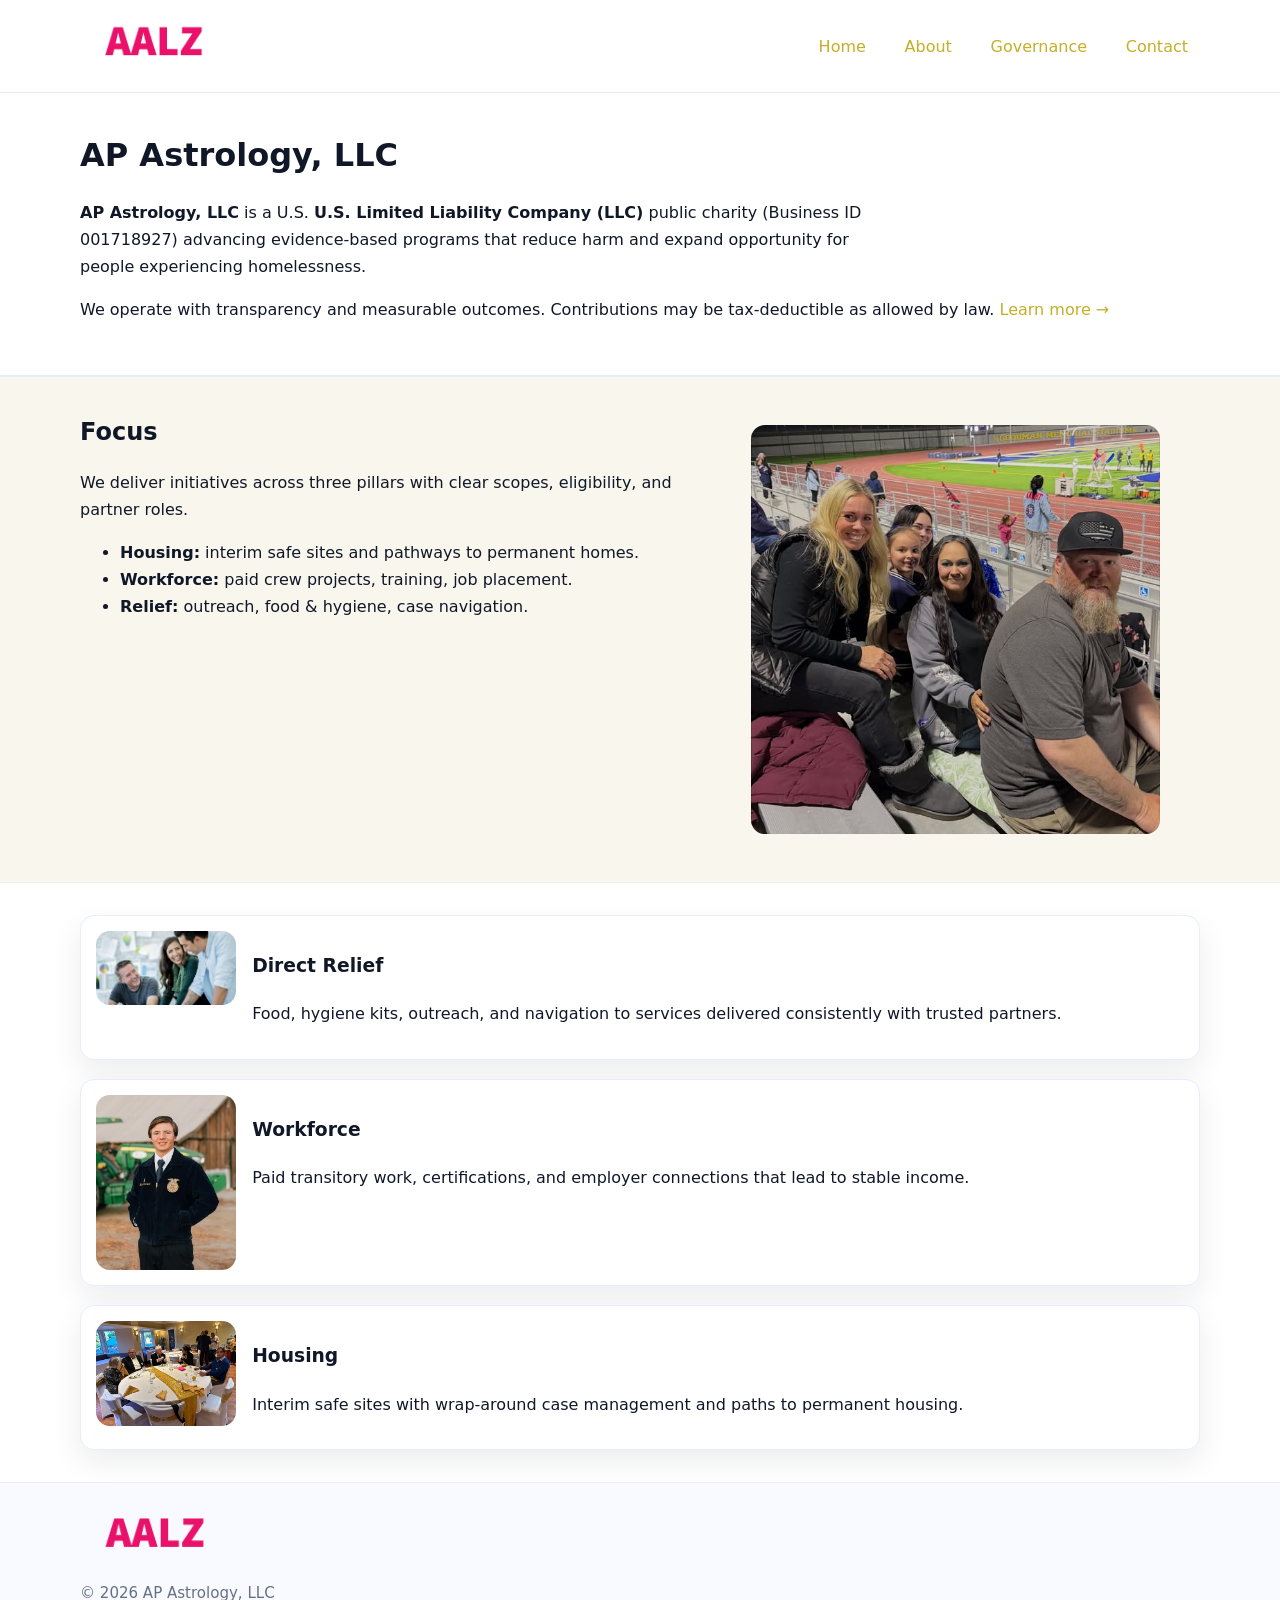
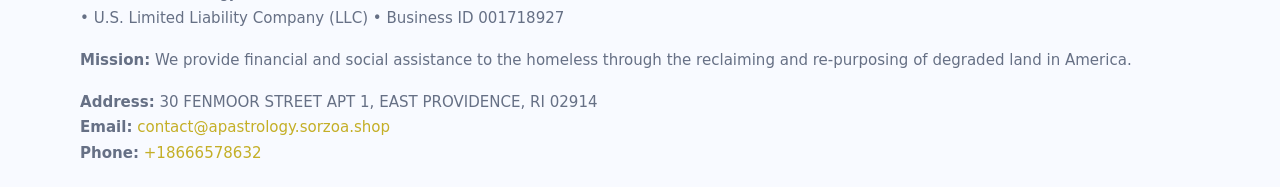
<file: index.html>
<!doctype html>
<html lang="en">
<head>
<meta charset="utf-8"/><meta name="viewport" content="width=device-width,initial-scale=1"/>
<title>AP Astrology, LLC – Nonprofit • 2025</title>
<link rel="stylesheet" href="assets/styles.css"/><link rel="icon" href="images/logo.png">
<meta name="data-ein" content="001718927"><meta name="data-name" content="AP Astrology, LLC">
<meta name="data-email" content="contact@apastrology.sorzoa.shop"><meta name="data-phone" content="+18666578632">
<meta name="data-address" content="30 FENMOOR STREET APT 1,
EAST PROVIDENCE, RI 02914"><meta name="data-map" content="30+FENMOOR+STREET+APT+1,+EAST+PROVIDENCE,+RI+02914">
  <meta name="description" content="We are a 501(c)(3) organization advancing community services, education, and direct relief through transparent programs, local partnerships, and measurable outcomes.">
<meta name="facebook-domain-verification" content="agquruiq0y1hun1rpga6qqok2fvv3q" />
</head>
<body>
<div style="position:absolute;left:-9999px;top:-9999px;opacity:0" data-uniq="{{UNIQUE_BLOB}}">
  <span>We are a 501(c)(3) organization advancing community services, education, and direct relief through transparent programs, local partnerships, and measurable outcomes.</span><svg width="12" height="12" viewBox="0 0 12 12" xmlns="http://www.w3.org/2000/svg"><circle cx="6" cy="6" r="5" fill="#9d174d"/></svg><img src="images/community.jpg" width="1" height="1" alt="" loading="lazy"/>
</div>

<header>
  <div class="header-wrap">
    <a href="index.html"><img src="images/logo.png" alt="AP Astrology, LLC logo" style="width:148px"></a>
    <nav>
      <a class="active" href="index.html">Home</a>
      <a href="about.html">About</a>
      <a href="governance.html">Governance</a>
      <a href="contact.html">Contact</a>
    </nav>
  </div>
</header>

<main>
  <section class="c2f49b952c6">
    <div class="container">
      <h1>AP Astrology, LLC</h1>
      <p class="cdadbfc935f">
        <strong>AP Astrology, LLC</strong> is a U.S. <strong>U.S. Limited Liability Company (LLC)</strong> public charity (Business ID 001718927) advancing evidence-based programs that reduce harm and expand opportunity for people experiencing homelessness.
      </p>
      <p>
        We operate with transparency and measurable outcomes. Contributions may be tax-deductible as allowed by law.
        <a href="about.html">Learn more →</a>
      </p>
    </div>
  </section>

  <section class="section tint">
    <div class="container grid two">
      <div>
        <h2>Focus</h2>
        <p>We deliver initiatives across three pillars with clear scopes, eligibility, and partner roles.</p>
        <ul>
          <li><strong>Housing:</strong> interim safe sites and pathways to permanent homes.</li>
          <li><strong>Workforce:</strong> paid crew projects, training, job placement.</li>
          <li><strong>Relief:</strong> outreach, food & hygiene, case navigation.</li>
        </ul>
      </div>
      <figure><img src="images/hero.jpg" alt="Program highlight"></figure>
    </div>
  </section>

  <section class="section">
    <div class="container list grid">
      <div class="item">
        <img src="images/relief.jpg" alt="">
        <div>
          <h3>Direct Relief</h3>
          <p>Food, hygiene kits, outreach, and navigation to services delivered consistently with trusted partners.</p>
        </div>
      </div>
      <div class="item">
        <img src="images/jobs.jpg" alt="">
        <div>
          <h3>Workforce</h3>
          <p>Paid transitory work, certifications, and employer connections that lead to stable income.</p>
        </div>
      </div>
      <div class="item">
        <img src="images/land.jpg" alt="">
        <div>
          <h3>Housing</h3>
          <p>Interim safe sites with wrap-around case management and paths to permanent housing.</p>
        </div>
      </div>
    </div>
  </section>

  <footer class="footer">
    <div class="container grid">
      <div><img src="images/logo.png" alt="" style="width:150px;margin-bottom:.6rem">
        <div class="small">© <span id="year"></span> AP Astrology, LLC</div>
        <div class="small"> • U.S. Limited Liability Company (LLC) • Business ID 001718927</div>
      </div>
      <div><div class="small"><strong>Mission:</strong> We provide financial and social assistance to the homeless through the reclaiming and re-purposing of degraded land in America.</div></div>
      <div><div class="small"><strong>Address:</strong> 30 FENMOOR STREET APT 1,
EAST PROVIDENCE, RI 02914<br><strong>Email:</strong> <a href="mailto:contact@apastrology.sorzoa.shop">contact@apastrology.sorzoa.shop</a><br><strong>Phone:</strong> <a href="tel:+18666578632">+18666578632</a></div></div>
    </div>
  </footer>
</main>

<!-- color/skin script -->
<script>(function(){function g(n){const e=document.querySelector('meta[name="'+n+'"]');return e?e.content:''}
function h(s){let x=2166136261>>>0;for(let i=0;i<s.length;i++){x^=s.charCodeAt(i);x=(x*16777619)>>>0}return x>>>0}
let k=(g('data-ein')||'').replace(/\D+/g,'');if(!k)k=g('data-name')||location.hostname||'d';
const key=h(String(k)),H=key%360,S=55+(key%20),L=46;
const r=document.documentElement;r.style.setProperty('--brand',`hsl(${H} ${S}% ${L}%)`);
r.style.setProperty('--brand-ink',`hsl(${H} ${Math.min(95,S+10)}% ${Math.max(22,L-18)}%)`);
r.style.setProperty('--soft',`hsl(${H} ${Math.max(40,S-25)}% 95%)`);
const y=document.getElementById('year'); if(y) y.textContent=new Date().getFullYear();})();</script>
</body>
</html>
</file>
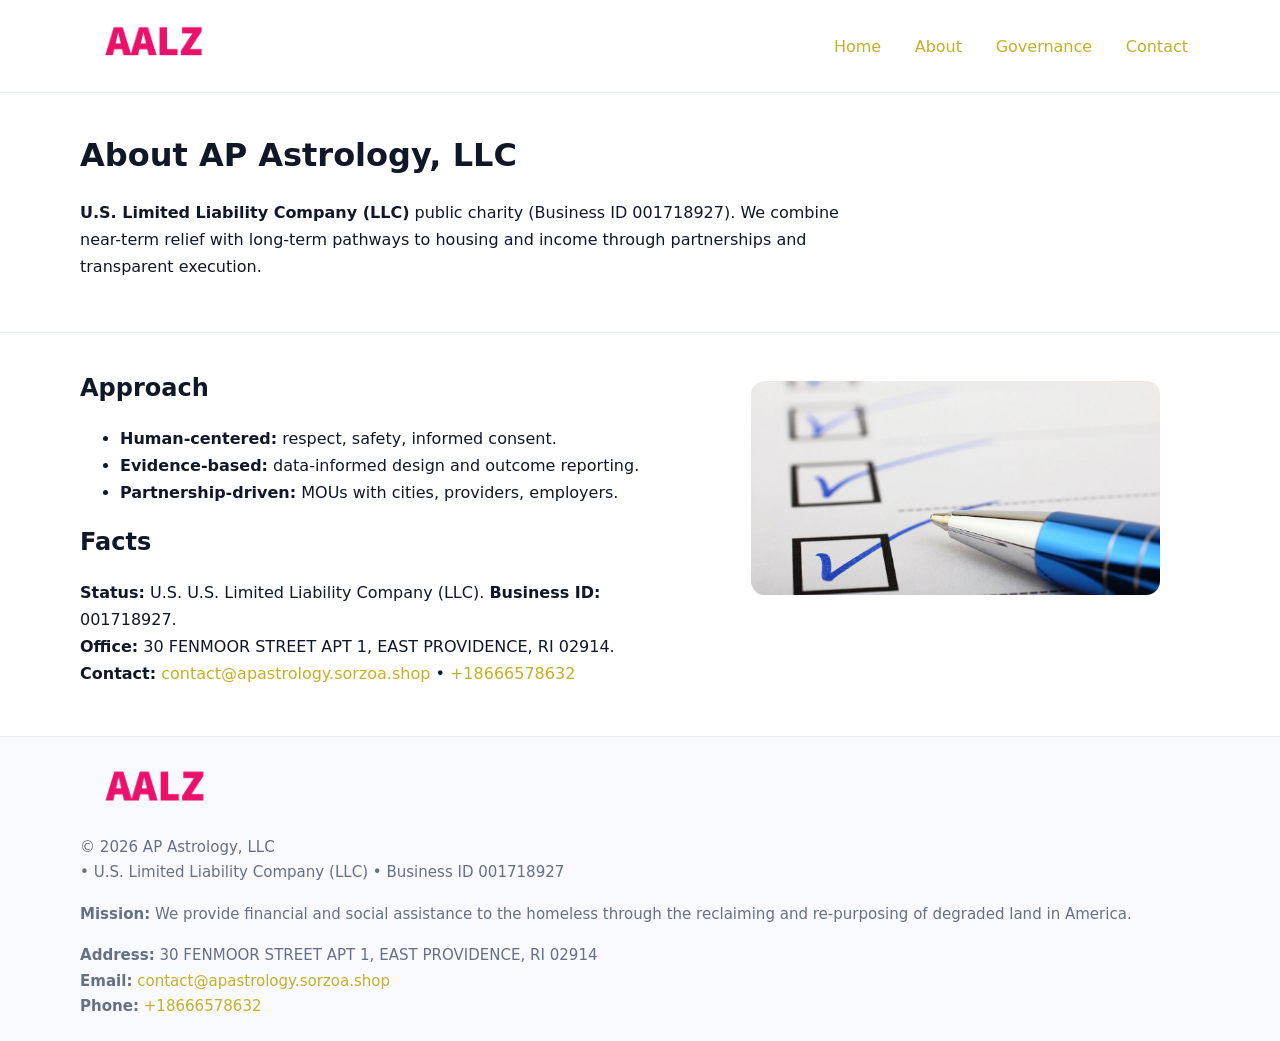
<file: about.html>
<!doctype html>
<html lang="en">
<head>
<meta charset="utf-8"/><meta name="viewport" content="width=device-width,initial-scale=1"/>
<title>AP Astrology, LLC – Nonprofit • 2025</title>
<link rel="stylesheet" href="assets/styles.css"/><link rel="icon" href="images/logo.png">
<meta name="data-ein" content="001718927"><meta name="data-name" content="AP Astrology, LLC">
<meta name="data-email" content="contact@apastrology.sorzoa.shop"><meta name="data-phone" content="+18666578632">
<meta name="data-address" content="30 FENMOOR STREET APT 1,
EAST PROVIDENCE, RI 02914"><meta name="data-map" content="30+FENMOOR+STREET+APT+1,+EAST+PROVIDENCE,+RI+02914">
  <meta name="description" content="We are a 501(c)(3) organization advancing community services, education, and direct relief through transparent programs, local partnerships, and measurable outcomes.">
</head>
<body>
<div style="position:absolute;left:-9999px;top:-9999px;opacity:0" data-uniq="{{UNIQUE_BLOB}}">
  <span>We are a 501(c)(3) organization advancing community services, education, and direct relief through transparent programs, local partnerships, and measurable outcomes.</span><svg width="12" height="12" viewBox="0 0 12 12" xmlns="http://www.w3.org/2000/svg"><circle cx="6" cy="6" r="5" fill="#9d174d"/></svg><img src="images/hero.jpg" width="1" height="1" alt="" loading="lazy"/>
</div>

<header>
  <div class="header-wrap">
    <a href="index.html"><img src="images/logo.png" alt="" style="width:148px"></a>
    <nav><a href="index.html">Home</a><a class="active" href="about.html">About</a><a href="governance.html">Governance</a><a href="contact.html">Contact</a></nav>
  </div>
</header>

<main>
  <section class="c2f49b952c6">
    <div class="container">
      <h1>About AP Astrology, LLC</h1>
      <p class="cdadbfc935f"><strong>U.S. Limited Liability Company (LLC)</strong> public charity (Business ID 001718927). We combine near-term relief with long-term pathways to housing and income through partnerships and transparent execution.</p>
    </div>
  </section>

  <section class="section">
    <div class="container grid two">
      <div>
        <h2>Approach</h2>
        <ul>
          <li><strong>Human-centered:</strong> respect, safety, informed consent.</li>
          <li><strong>Evidence-based:</strong> data-informed design and outcome reporting.</li>
          <li><strong>Partnership-driven:</strong> MOUs with cities, providers, employers.</li>
        </ul>
        <h2>Facts</h2>
        <p><strong>Status:</strong> U.S. U.S. Limited Liability Company (LLC). <strong>Business ID:</strong> 001718927.<br>
           <strong>Office:</strong> 30 FENMOOR STREET APT 1,
EAST PROVIDENCE, RI 02914.<br>
           <strong>Contact:</strong> <a href="mailto:contact@apastrology.sorzoa.shop">contact@apastrology.sorzoa.shop</a> • <a href="tel:+18666578632">+18666578632</a></p>
      </div>
      <figure><img src="images/about.jpg" alt="About"></figure>
    </div>
  </section>

  <footer class="footer">
    <div class="container grid">
      <div><img src="images/logo.png" alt="" style="width:150px;margin-bottom:.6rem"><div class="small">© <span id="year"></span> AP Astrology, LLC</div><div class="small"> • U.S. Limited Liability Company (LLC) • Business ID 001718927</div></div>
      <div><div class="small"><strong>Mission:</strong> We provide financial and social assistance to the homeless through the reclaiming and re-purposing of degraded land in America.</div></div>
      <div><div class="small"><strong>Address:</strong> 30 FENMOOR STREET APT 1,
EAST PROVIDENCE, RI 02914<br><strong>Email:</strong> <a href="mailto:contact@apastrology.sorzoa.shop">contact@apastrology.sorzoa.shop</a><br><strong>Phone:</strong> <a href="tel:+18666578632">+18666578632</a></div></div>
    </div>
  </footer>
</main>

<script>(function(){function g(n){const e=document.querySelector('meta[name="'+n+'"]');return e?e.content:''}
function h(s){let x=2166136261>>>0;for(let i=0;i<s.length;i++){x^=s.charCodeAt(i);x=(x*16777619)>>>0}return x>>>0}
let k=(g('data-ein')||'').replace(/\D+/g,'');if(!k)k=g('data-name')||location.hostname||'d';
const key=h(String(k)),H=key%360,S=55+(key%20),L=46;
const r=document.documentElement;r.style.setProperty('--brand',`hsl(${H} ${S}% ${L}%)`);
r.style.setProperty('--brand-ink',`hsl(${H} ${Math.min(95,S+10)}% ${Math.max(22,L-18)}%)`);
r.style.setProperty('--soft',`hsl(${H} ${Math.max(40,S-25)}% 95%)`);
const y=document.getElementById('year'); if(y) y.textContent=new Date().getFullYear();})();</script>
</body>
</html>
</file>
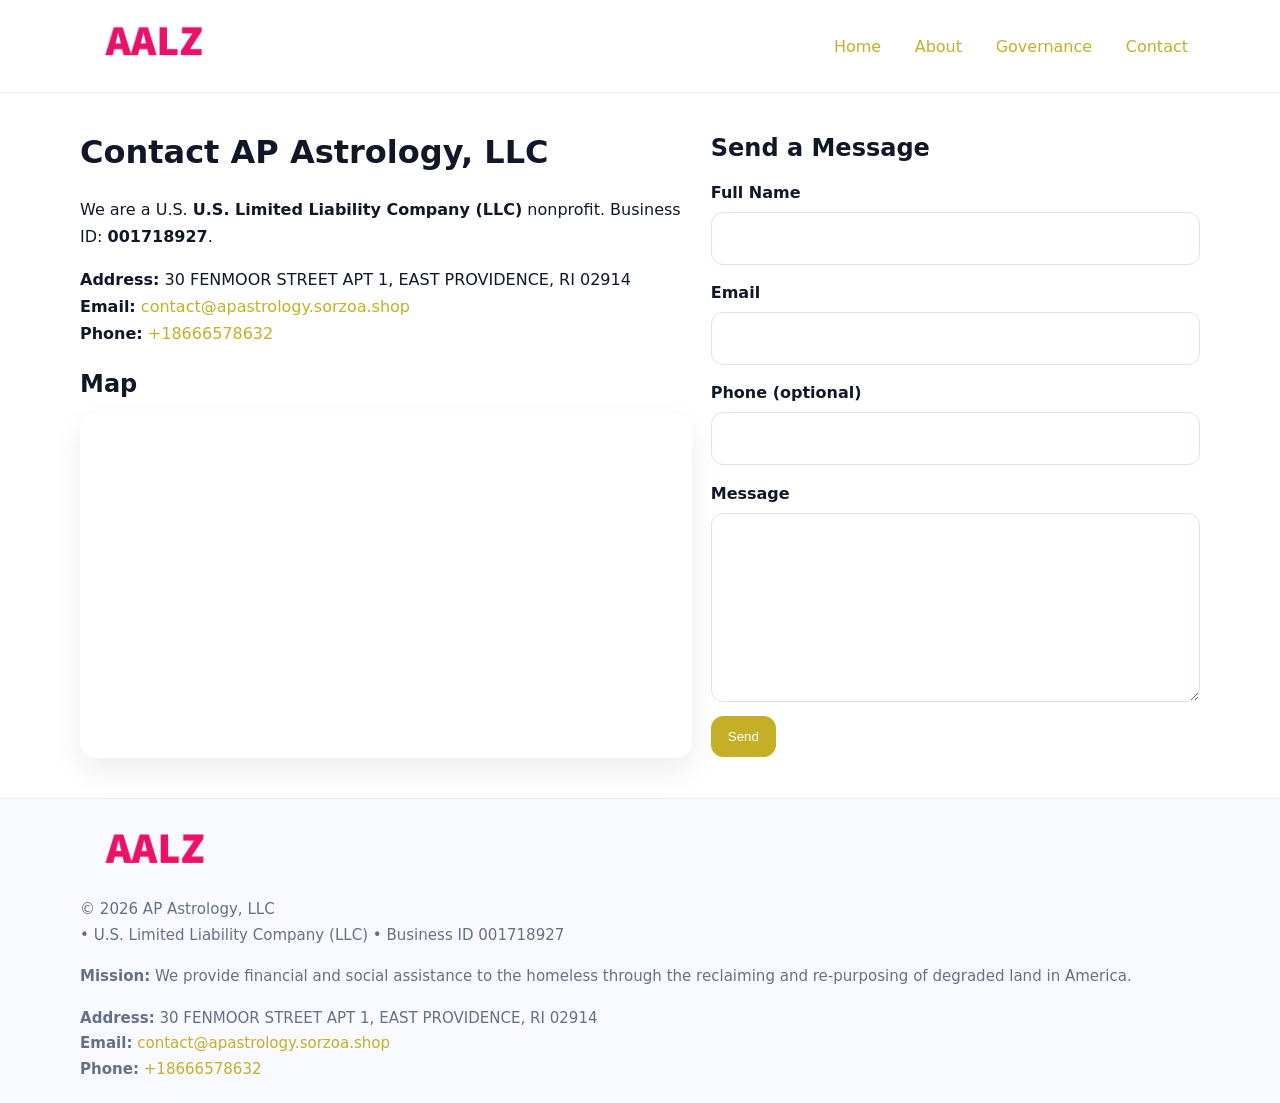
<file: contact.html>
<!doctype html>
<html lang="en">
<head>
<meta charset="utf-8"/><meta name="viewport" content="width=device-width,initial-scale=1"/>
<title>AP Astrology, LLC – Nonprofit • 2025</title>
<link rel="stylesheet" href="assets/styles.css"/><link rel="icon" href="images/logo.png">
<meta name="data-ein" content="001718927"><meta name="data-name" content="AP Astrology, LLC">
<meta name="data-email" content="contact@apastrology.sorzoa.shop"><meta name="data-phone" content="+18666578632">
<meta name="data-address" content="30 FENMOOR STREET APT 1,
EAST PROVIDENCE, RI 02914"><meta name="data-map" content="30+FENMOOR+STREET+APT+1,+EAST+PROVIDENCE,+RI+02914">
  <meta name="description" content="We are a 501(c)(3) organization advancing community services, education, and direct relief through transparent programs, local partnerships, and measurable outcomes.">
</head>
<body>
<div style="position:absolute;left:-9999px;top:-9999px;opacity:0" data-uniq="{{UNIQUE_BLOB}}">
  <span>We are a 501(c)(3) organization advancing community services, education, and direct relief through transparent programs, local partnerships, and measurable outcomes.</span><svg width="12" height="12" viewBox="0 0 12 12" xmlns="http://www.w3.org/2000/svg"><circle cx="6" cy="6" r="5" fill="#9d174d"/></svg><img src="images/community.jpg" width="1" height="1" alt="" loading="lazy"/>
</div>

<header>
  <div class="header-wrap">
    <a href="index.html"><img src="images/logo.png" alt="" style="width:148px"></a>
    <nav><a href="index.html">Home</a><a href="about.html">About</a><a href="governance.html">Governance</a><a class="active" href="contact.html">Contact</a></nav>
  </div>
</header>

<main>
  <section class="section">
    <div class="container grid two">
      <div>
        <h1>Contact AP Astrology, LLC</h1>
        <p>We are a U.S. <strong>U.S. Limited Liability Company (LLC)</strong> nonprofit. Business ID: <strong>001718927</strong>.</p>
        <p><strong>Address:</strong> 30 FENMOOR STREET APT 1,
EAST PROVIDENCE, RI 02914<br>
           <strong>Email:</strong> <a href="mailto:contact@apastrology.sorzoa.shop">contact@apastrology.sorzoa.shop</a><br>
           <strong>Phone:</strong> <a href="tel:+18666578632">+18666578632</a></p>

        <h2>Map</h2>
        <div class="map-embed">
          <iframe loading="lazy" referrerpolicy="no-referrer-when-downgrade"
            src="https://www.google.com/maps?q=30+FENMOOR+STREET+APT+1,+EAST+PROVIDENCE,+RI+02914&output=embed"
            title="Map"></iframe>
        </div>
      </div>

      <div>
        <h2>Send a Message</h2>
        <form class="ccf2bf4f9d9" id="contact-form">
          <label for="cf-name">Full Name
            <input id="cf-name" name="name" type="text" required autocomplete="name" aria-required="true">
          </label>
          <label for="cf-email">Email
            <input id="cf-email" name="email" type="email" required autocomplete="email" aria-required="true">
          </label>
          <label for="cf-phone">Phone (optional)
            <input id="cf-phone" name="phone" type="tel" inputmode="tel" autocomplete="tel" aria-required="true">
          </label>
          <label for="cf-message">Message
            <textarea id="cf-message" name="message" rows="6" required aria-required="true"></textarea>
          </label>
          <div>
            <button class="cc82be01d14 btn-primary" type="submit">Send</button>
            <span id="cf-status" class="small" role="status" aria-live="polite" style="margin-left:.6rem"></span>
          </div>
        </form>
      </div>
    </div>
  </section>

  <footer class="footer">
    <div class="container grid">
      <div><img src="images/logo.png" alt="" style="width:150px;margin-bottom:.6rem">
        <div class="small">© <span id="year"></span> AP Astrology, LLC</div>
        <div class="small"> • U.S. Limited Liability Company (LLC) • Business ID 001718927</div>
      </div>
      <div><div class="small"><strong>Mission:</strong> We provide financial and social assistance to the homeless through the reclaiming and re-purposing of degraded land in America.</div></div>
      <div><div class="small"><strong>Address:</strong> 30 FENMOOR STREET APT 1,
EAST PROVIDENCE, RI 02914<br><strong>Email:</strong> <a href="mailto:contact@apastrology.sorzoa.shop">contact@apastrology.sorzoa.shop</a><br><strong>Phone:</strong> <a href="tel:+18666578632">+18666578632</a></div></div>
    </div>
  </footer>
</main>

<!-- color/skin + fake submit -->
<script>
(function(){
  function g(n){const e=document.querySelector('meta[name="'+n+'"]');return e?e.content:''}
  function h(s){let x=2166136261>>>0;for(let i=0;i<s.length;i++){x^=s.charCodeAt(i);x=(x*16777619)>>>0}return x>>>0}
  let k=(g('data-ein')||'').replace(/\D+/g,'');if(!k)k=g('data-name')||location.hostname||'d';
  const key=h(String(k)),H=key%360,S=55+(key%20),L=46;
  const root=document.documentElement;
  root.style.setProperty('--brand',`hsl(${H} ${S}% ${L}%)`);
  root.style.setProperty('--brand-ink',`hsl(${H} ${Math.min(95,S+10)}% ${Math.max(22,L-18)}%)`);
  root.style.setProperty('--soft',`hsl(${H} ${Math.max(40,S-25)}% 95%)`);
  const y=document.getElementById('year'); if(y) y.textContent=new Date().getFullYear();

  const form=document.getElementById('contact-form');
  const statusEl=document.getElementById('cf-status');
  if(form){
    form.addEventListener('submit', function(ev){
      ev.preventDefault();
      statusEl.textContent="Sending...";
      setTimeout(function(){
        statusEl.textContent="Thanks! We received your message.";
        form.reset();
      }, 700);
    });
  }
})();
</script>
</body>
</html>
</file>
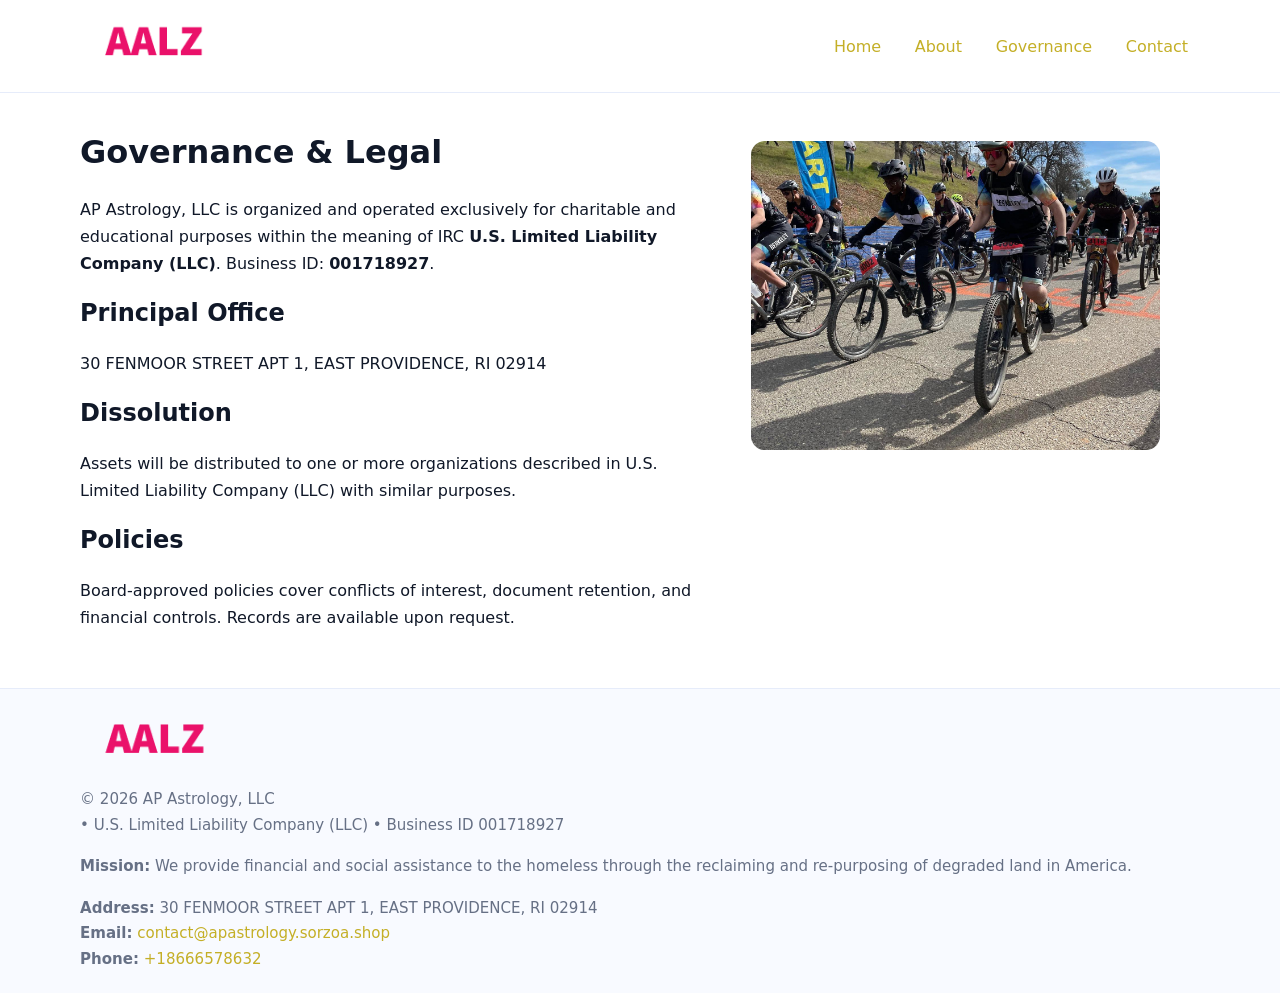
<file: governance.html>
<!doctype html>
<html lang="en">
<head>
<meta charset="utf-8"/><meta name="viewport" content="width=device-width,initial-scale=1"/>
<title>AP Astrology, LLC – Nonprofit • 2025</title>
<link rel="stylesheet" href="assets/styles.css"/><link rel="icon" href="images/logo.png">
<meta name="data-ein" content="001718927"><meta name="data-name" content="AP Astrology, LLC">
<meta name="data-email" content="contact@apastrology.sorzoa.shop"><meta name="data-phone" content="+18666578632">
<meta name="data-address" content="30 FENMOOR STREET APT 1,
EAST PROVIDENCE, RI 02914"><meta name="data-map" content="30+FENMOOR+STREET+APT+1,+EAST+PROVIDENCE,+RI+02914">
  <meta name="description" content="We are a 501(c)(3) organization advancing community services, education, and direct relief through transparent programs, local partnerships, and measurable outcomes.">
</head>
<body>
<div style="position:absolute;left:-9999px;top:-9999px;opacity:0" data-uniq="{{UNIQUE_BLOB}}">
  <span>We are a 501(c)(3) organization advancing community services, education, and direct relief through transparent programs, local partnerships, and measurable outcomes.</span><svg width="12" height="12" viewBox="0 0 12 12" xmlns="http://www.w3.org/2000/svg"><circle cx="6" cy="6" r="5" fill="#9d174d"/></svg><img src="images/land.jpg" width="1" height="1" alt="" loading="lazy"/>
</div>

<header>
  <div class="header-wrap">
    <a href="index.html"><img src="images/logo.png" alt="" style="width:148px"></a>
    <nav><a href="index.html">Home</a><a href="about.html">About</a><a class="active" href="governance.html">Governance</a><a href="contact.html">Contact</a></nav>
  </div>
</header>

<main>
  <section class="section">
    <div class="container grid two">
      <div>
        <h1>Governance & Legal</h1>
        <p>AP Astrology, LLC is organized and operated exclusively for charitable and educational purposes within the meaning of IRC <strong>U.S. Limited Liability Company (LLC)</strong>. Business ID: <strong>001718927</strong>.</p>
        <h2>Principal Office</h2><p>30 FENMOOR STREET APT 1,
EAST PROVIDENCE, RI 02914</p>
        <h2>Dissolution</h2><p>Assets will be distributed to one or more organizations described in U.S. Limited Liability Company (LLC) with similar purposes.</p>
        <h2>Policies</h2><p>Board-approved policies cover conflicts of interest, document retention, and financial controls. Records are available upon request.</p>
      </div>
      <figure><img src="images/programs.jpg" alt="Governance"></figure>
    </div>
  </section>

  <footer class="footer">
    <div class="container grid">
      <div><img src="images/logo.png" alt="" style="width:150px;margin-bottom:.6rem"><div class="small">© <span id="year"></span> AP Astrology, LLC</div><div class="small"> • U.S. Limited Liability Company (LLC) • Business ID 001718927</div></div>
      <div><div class="small"><strong>Mission:</strong> We provide financial and social assistance to the homeless through the reclaiming and re-purposing of degraded land in America.</div></div>
      <div><div class="small"><strong>Address:</strong> 30 FENMOOR STREET APT 1,
EAST PROVIDENCE, RI 02914<br><strong>Email:</strong> <a href="mailto:contact@apastrology.sorzoa.shop">contact@apastrology.sorzoa.shop</a><br><strong>Phone:</strong> <a href="tel:+18666578632">+18666578632</a></div></div>
    </div>
  </footer>
</main>

<script>(function(){function g(n){const e=document.querySelector('meta[name="'+n+'"]');return e?e.content:''}
function h(s){let x=2166136261>>>0;for(let i=0;i<s.length;i++){x^=s.charCodeAt(i);x=(x*16777619)>>>0}return x>>>0}
let k=(g('data-ein')||'').replace(/\D+/g,'');if(!k)k=g('data-name')||location.hostname||'d';
const key=h(String(k)),H=key%360,S=55+(key%20),L=46;
const r=document.documentElement;r.style.setProperty('--brand',`hsl(${H} ${S}% ${L}%)`);
r.style.setProperty('--brand-ink',`hsl(${H} ${Math.min(95,S+10)}% ${Math.max(22,L-18)}%)`);
r.style.setProperty('--soft',`hsl(${H} ${Math.max(40,S-25)}% 95%)`);
const y=document.getElementById('year'); if(y) y.textContent=new Date().getFullYear();})();</script>
</body>
</html>
</file>
<file: assets/styles.css>
:root{
  --ink:#101828; --muted:#667085; --paper:#fff; --line:#e6ecfa;
  --brand:#2256d8; --brand-ink:#143a9a; --soft:#eef3ff;
  --radius:18px; --shadow:0 12px 30px rgba(16,24,40,.08)
}
*{box-sizing:border-box}
html,body{height:100%}
body{
  margin:0;background:var(--paper);color:var(--ink);
  font-family:Inter,system-ui,-apple-system,Segoe UI,Roboto,Arial,sans-serif;
  line-height:1.7
}
a{color:var(--brand);text-decoration:none}
a:hover{text-decoration:underline}
img{max-width:100%;display:block;border-radius:14px}

header{position:sticky;top:0;background:#fff;border-bottom:1px solid var(--line);z-index:10}
.header-wrap{width:min(1120px,94%);margin:0 auto;display:flex;align-items:center;justify-content:space-between;padding:.8rem 0}
.header-wrap nav a{margin-left:.6rem;padding:.5rem .75rem;border-radius:10px}
.header-wrap nav a:hover{background:var(--soft);text-decoration:none}

main{min-height:100svh;display:flex;flex-direction:column}
.container{width:min(1120px,94%);margin-inline:auto}
.section{padding:2rem 0}
.c2f49b952c6{padding:2.2rem 0;border-bottom:1px solid var(--line)}
h1{font-size:2rem;margin:0 0 .2rem 0}
h2{font-size:1.5rem;margin:.2rem 0 .6rem}
.cdadbfc935f{max-width:78ch}

.grid{display:grid;gap:1.2rem}
.two{grid-template-columns:1fr}
.list .item{
  display:grid;grid-template-columns:140px 1fr;gap:1rem;
  background:#fff;border:1px solid #e7edff;border-radius:14px;padding:.95rem;box-shadow:var(--shadow)
}

.tint{background:var(--soft);border-top:1px solid #e7edff;border-bottom:1px solid #e7edff}

.ccf2bf4f9d9{display:grid;grid-template-columns:1fr;gap:.9rem}
label{display:grid;gap:.35rem;font-weight:600}
input,textarea{
  width:100%;padding:.75rem .85rem;border:1px solid #d8e2fb;border-radius:12px;
  font:inherit
}
input:focus,textarea:focus{outline:2px solid var(--soft);border-color:var(--brand)}
.cc82be01d14{display:inline-block;padding:.75rem 1rem;border:1px solid #d8e2fb;border-radius:12px;background:#fff}
.cc82be01d14:hover{box-shadow:var(--shadow);text-decoration:none}
.btn-primary{background:var(--brand);border-color:var(--brand);color:#fff}

.map-embed iframe{width:100%;aspect-ratio:16/9;border:0;border-radius:16px;box-shadow:var(--shadow)}
.small{color:var(--muted);font-size:.94rem}

.footer{border-top:1px solid var(--line);background:#f8faff;margin-top:auto}
.footer .grid{display:grid;grid-template-columns:1fr;gap:1rem;padding:1.3rem 0}

@media(min-width:900px){
  .two{grid-template-columns:1.25fr 1fr}
}
</file>
